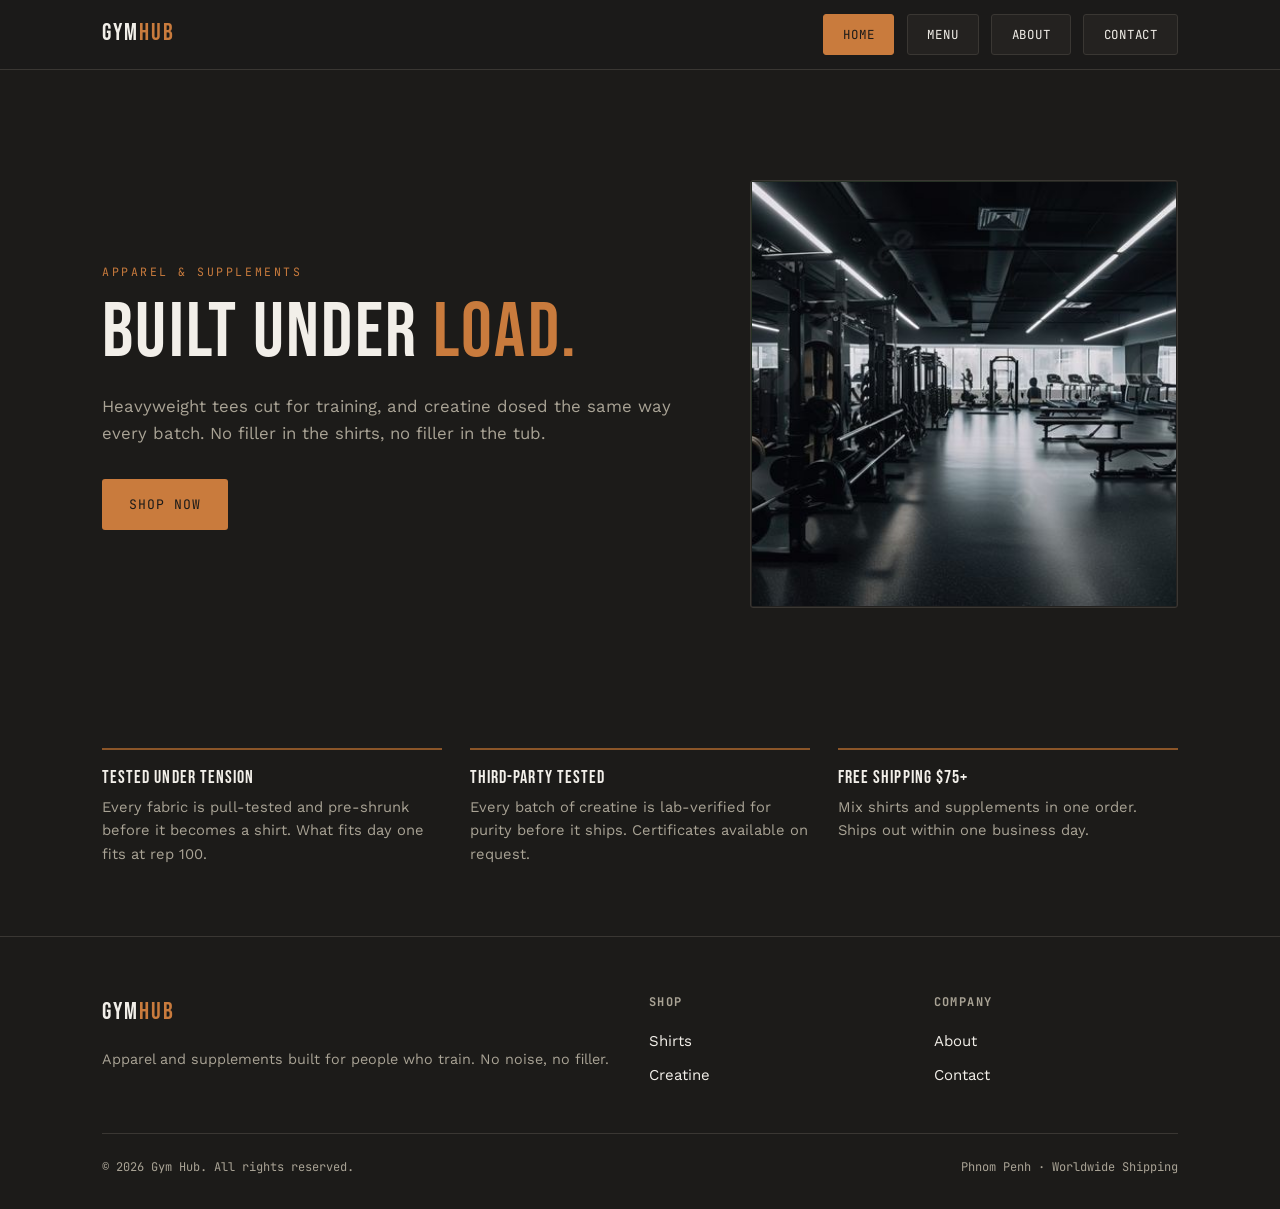
<file: Gym-Website-with-html-and-css-master/html/index.html>
<!DOCTYPE html>
<html lang="en">
<head>
<meta charset="UTF-8">
<meta name="viewport" content="width=device-width, initial-scale=1.0">
<title>Forgewear — Apparel &amp; Fuel for Training</title>
<link rel="preconnect" href="https://fonts.googleapis.com">
<link href="https://fonts.googleapis.com/css2?family=Bebas+Neue&family=Work+Sans:wght@400;500;600&family=JetBrains+Mono:wght@400;500&display=swap" rel="stylesheet">
<link rel="stylesheet" href="../css/style.css">
<link rel="stylesheet" href="../css/header.css">
<link rel="stylesheet" href="../css/home.css">
<link rel="stylesheet" href="../css/about.css">
<link rel="stylesheet" href="../css/footer.css">
<link rel="stylesheet" href="../css/menu.css">
</head>
<body>

<header class="site-header">
  <div class="wrap">
    <a href="index.html" class="logo">GYM<span>HUB</span></a>
    <ul class="nav-links">
      <li><a href="index.html" class="active">Home</a></li>
      <li><a href="menu.html">Menu</a></li>
      <li><a href="about.html">About</a></li>
      <li><a href="contact.html">Contact</a></li>
    </ul>
  </div>
</header>

<main>

  <section class="hero">
    <div class="wrap">
      <div>
        <span class="eyebrow">Apparel &amp; Supplements</span>
        <h1>Built under <em>load.</em></h1>
        <p class="lead">Heavyweight tees cut for training, and creatine dosed the same way every batch. No filler in the shirts, no filler in the tub.</p>
        <div class="hero-actions">
          <a href="menu.html" class=" btn btn-original">Shop Now</a>
        </div>
      </div>
      <div class="hero-visual">
        <img src="../PICTURE/Homepage.jpg" alt="Forgewear gym barbell mark">
      </div>
    </div>
  </section>

 

  <section class="wrap">
    <div class="value-grid">
      <div class="value-card">
        <h3>Tested Under Tension</h3>
        <p>Every fabric is pull-tested and pre-shrunk before it becomes a shirt. What fits day one fits at rep 100.</p>
      </div>
      <div class="value-card">
        <h3>Third-Party Tested</h3>
        <p>Every batch of creatine is lab-verified for purity before it ships. Certificates available on request.</p>
      </div>
      <div class="value-card">
        <h3>Free Shipping $75+</h3>
        <p>Mix shirts and supplements in one order. Ships out within one business day.</p>
      </div>
    </div>
  </section>

</main>

<footer class="site-footer">
  <div class="wrap">
    <div class="footer-grid">
      <div>
        <a href="index.html" class="logo">GYM<span>HUB</span></a>
        <p style="margin-top:1rem; font-size:.9rem;">Apparel and supplements built for people who train. No noise, no filler.</p>
      </div>
      <div>
        <h4>Shop</h4>
        <ul>
          <li><a href="shirts.html">Shirts</a></li>
          <li><a href="creatine.html">Creatine</a></li>
        </ul>
      </div>
      <div>
        <h4>Company</h4>
        <ul>
          <li><a href="about.html">About</a></li>
          <li><a href="contact.html">Contact</a></li>
        </ul>
      </div>
    </div>
    <div class="footer-bottom">
      <span>© 2026 Gym Hub. All rights reserved.</span>
      <span>Phnom Penh · Worldwide Shipping</span>
    </div>
  </div>
</footer>

</body>
</html>
</file>
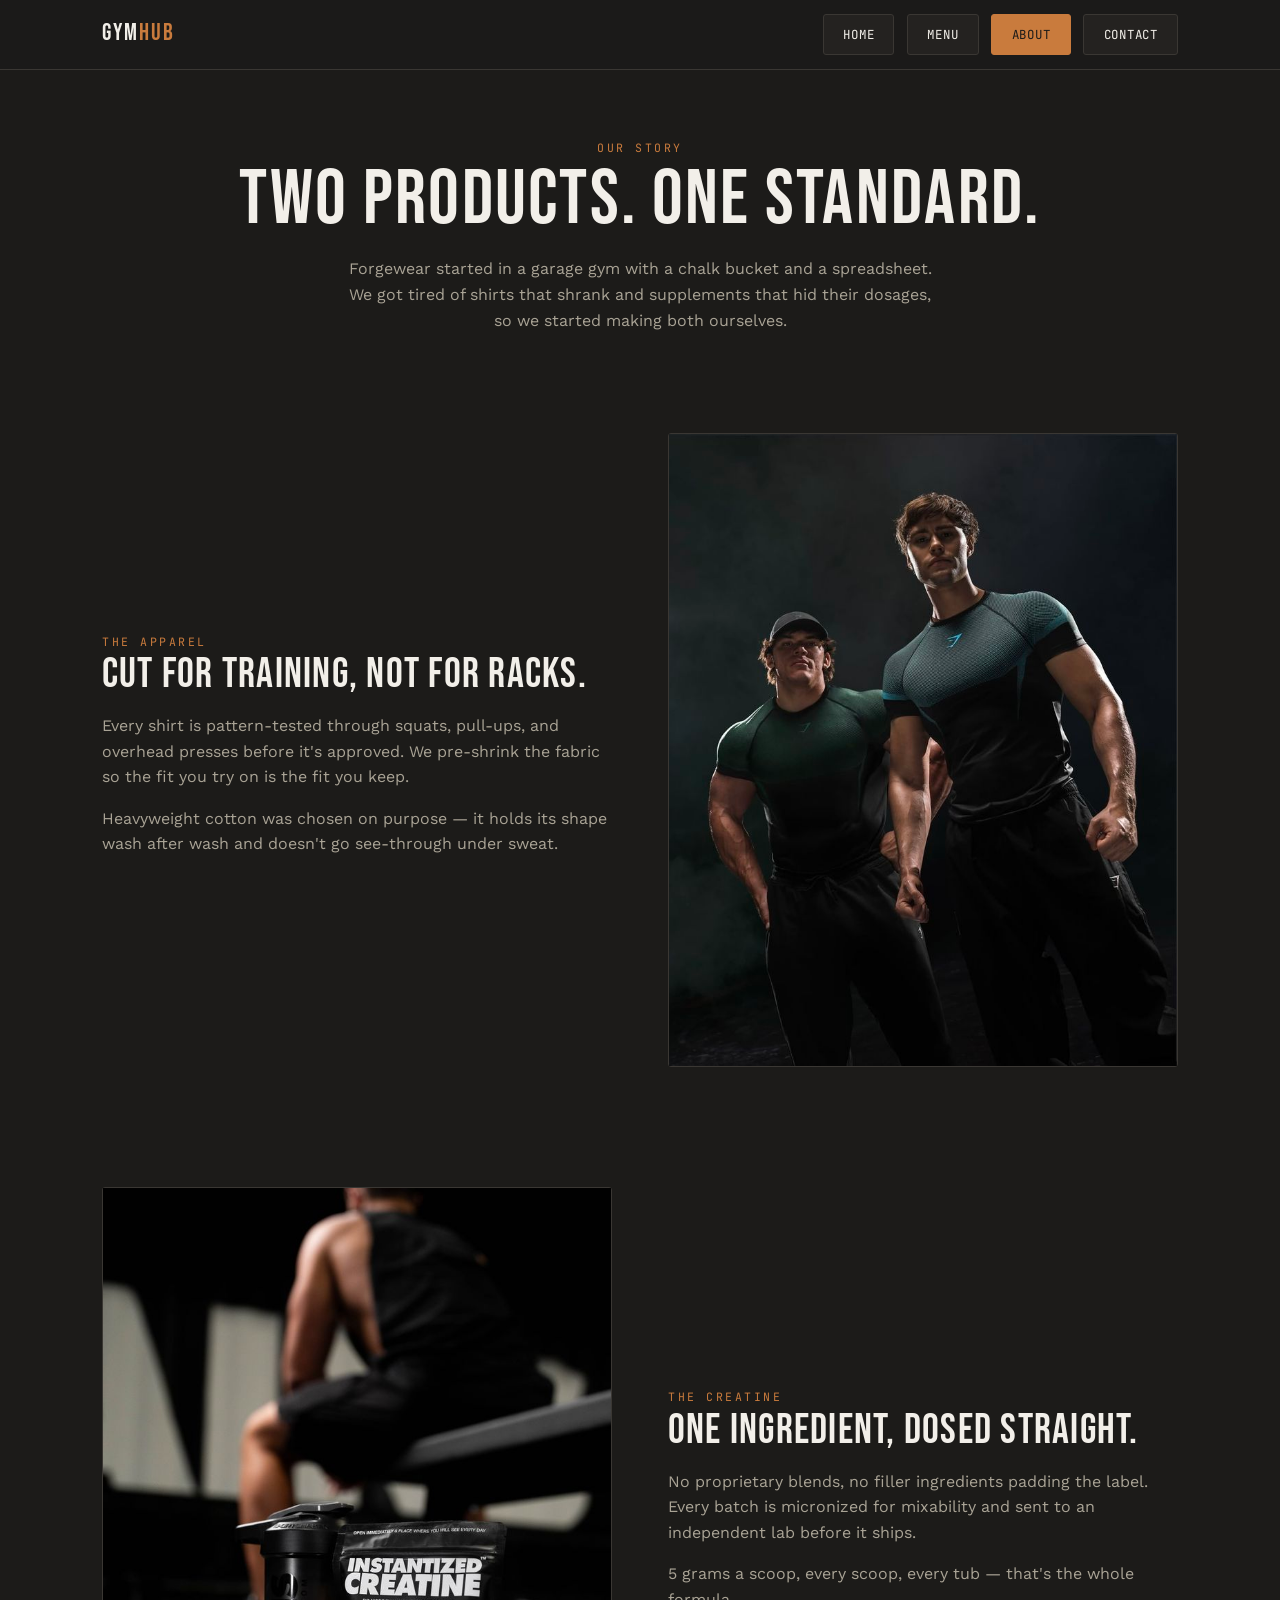
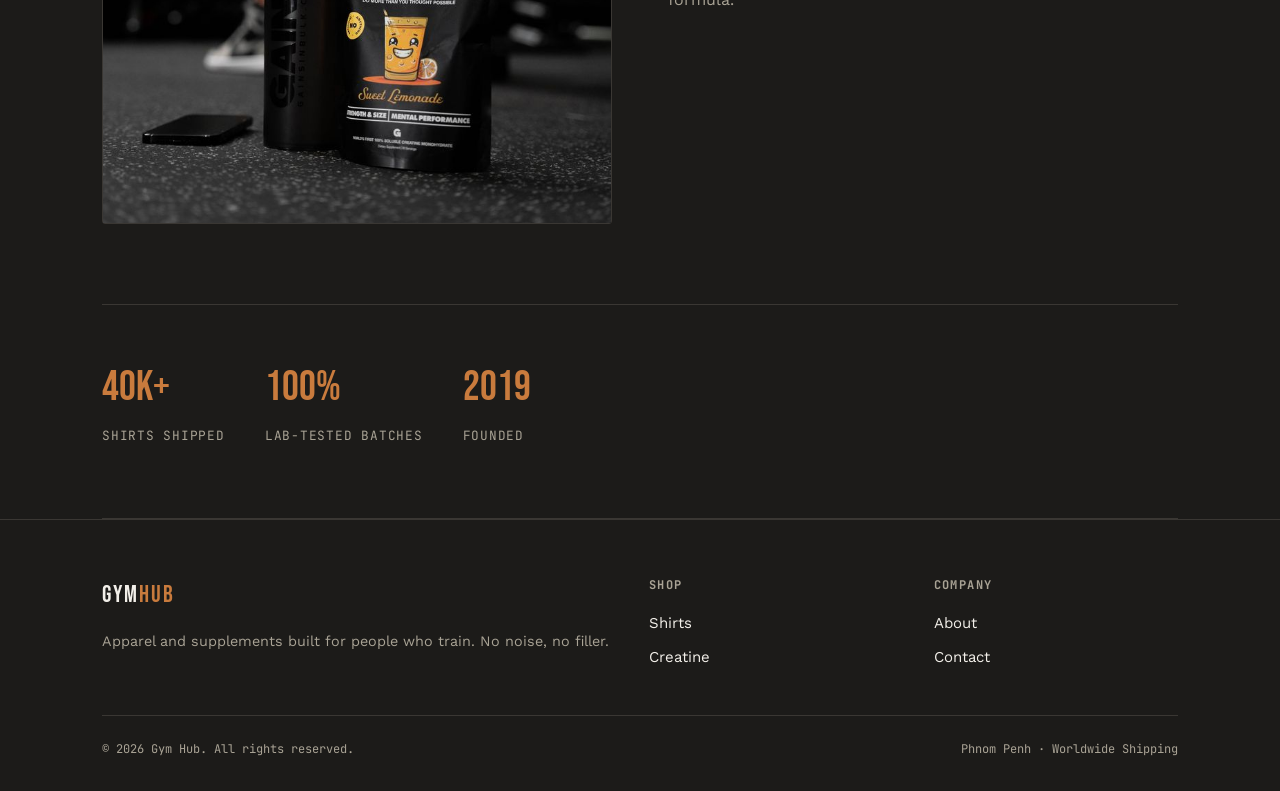
<file: Gym-Website-with-html-and-css-master/html/about.html>
<!DOCTYPE html>
<html lang="en">
<head>
<meta charset="UTF-8">
<meta name="viewport" content="width=device-width, initial-scale=1.0">
<title>About — Forgewear</title>
<link rel="preconnect" href="https://fonts.googleapis.com">
<link href="https://fonts.googleapis.com/css2?family=Bebas+Neue&family=Work+Sans:wght@400;500;600&family=JetBrains+Mono:wght@400;500&display=swap" rel="stylesheet">
<link rel="stylesheet" href="../css/style.css">
<link rel="stylesheet" href="../css/header.css">
<link rel="stylesheet" href="../css/home.css">
<link rel="stylesheet" href="../css/about.css">
<link rel="stylesheet" href="../css/footer.css">
<link rel="stylesheet" href="../css/menu.css">
</head>
<body>

<header class="site-header">
  <div class="wrap">
    <a href="index.html" class="logo">GYM<span>HUB</span></a>
    <ul class="nav-links">
      <li><a href="index.html">Home</a></li>
      <li><a href="menu.html">Menu</a></li>
      <li><a href="about.html" class="active">About</a></li>
      <li><a href="contact.html">Contact</a></li>
    </ul>
  </div>
</header>

<main>

  <section class="page-header wrap">
    <span class="eyebrow">Our Story</span>
    <h1>Two products. One standard.</h1>
    <p>Forgewear started in a garage gym with a chalk bucket and a spreadsheet. We got tired of shirts that shrank and supplements that hid their dosages, so we started making both ourselves.</p>
  </section>

  

  <section class="wrap">
    <div class="about-block">
      <div class="about-copy">
        <span class="eyebrow">The Apparel</span>
        <h2>Cut for training, not for racks.</h2>
        <p>Every shirt is pattern-tested through squats, pull-ups, and overhead presses before it's approved. We pre-shrink the fabric so the fit you try on is the fit you keep.</p>
        <p>Heavyweight cotton was chosen on purpose — it holds its shape wash after wash and doesn't go see-through under sweat.</p>
      </div>
      <div class="about-figure">
        <img src="../PICTURE/sam sulek & david laid.jpg" >
      </div>
    </div>

    <div class="about-block reverse">
      <div class="about-copy">
        <span class="eyebrow">The Creatine</span>
        <h2>One ingredient, dosed straight.</h2>
        <p>No proprietary blends, no filler ingredients padding the label. Every batch is micronized for mixability and sent to an independent lab before it ships.</p>
        <p>5 grams a scoop, every scoop, every tub — that's the whole formula.</p>
      </div>
      <div class="about-figure">
       <img src="../PICTURE/photo of creatine.jpg">
      </div>
    </div>

    <div class="stat-row">
      <div class="stat">
        <span class="num">40k+</span>
        <span class="label">Shirts shipped</span>
      </div>
      <div class="stat">
        <span class="num">100%</span>
        <span class="label">Lab-tested batches</span>
      </div>
      <div class="stat">
        <span class="num">2019</span>
        <span class="label">Founded</span>
      </div>
    </div>
  </section>

</main>

<footer class="site-footer">
  <div class="wrap">
    <div class="footer-grid">
      <div>
        <a href="index.html" class="logo">GYM<span>HUB</span></a>
        <p style="margin-top:1rem; font-size:.9rem;">Apparel and supplements built for people who train. No noise, no filler.</p>
      </div>
      <div>
        <h4>Shop</h4>
        <ul>
          <li><a href="shirts.html">Shirts</a></li>
          <li><a href="creatine.html">Creatine</a></li>
        </ul>
      </div>
      <div>
        <h4>Company</h4>
        <ul>
          <li><a href="about.html">About</a></li>
          <li><a href="contact.html">Contact</a></li>
        </ul>
      </div>
    </div>
    <div class="footer-bottom">
      <span>© 2026 Gym Hub. All rights reserved.</span>
      <span>Phnom Penh · Worldwide Shipping</span>
    </div>
  </div>
</footer>

</body>
</html>
</file>
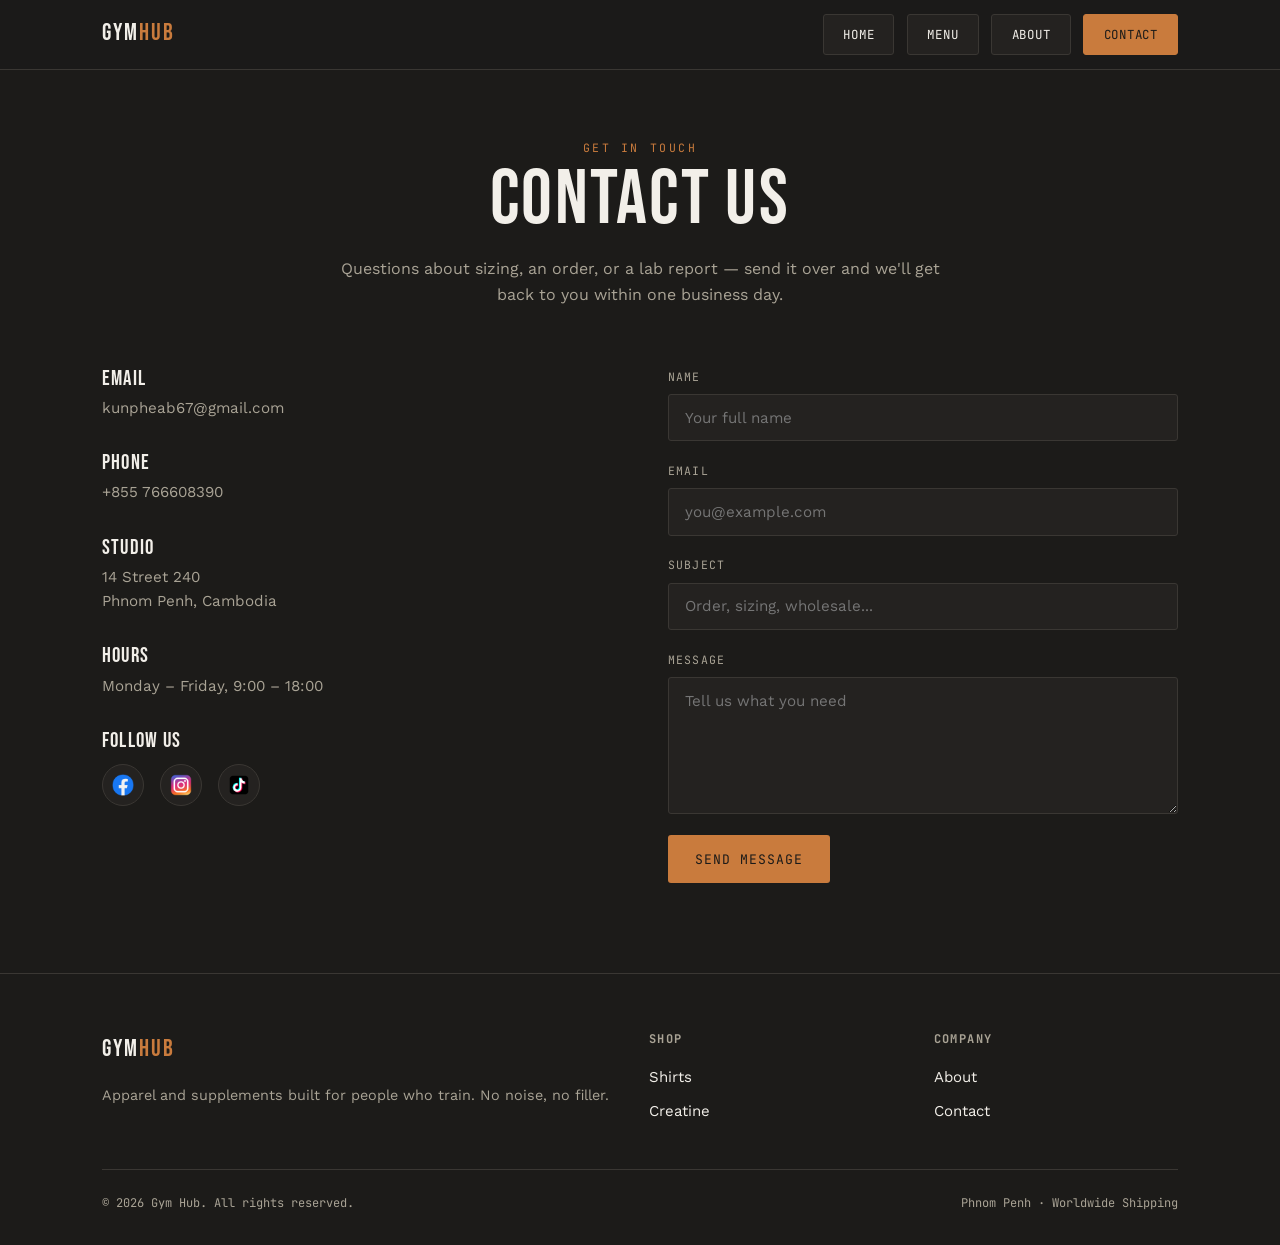
<file: Gym-Website-with-html-and-css-master/html/contact.html>
<!DOCTYPE html>
<html lang="en">
<head>
<meta charset="UTF-8">
<meta name="viewport" content="width=device-width, initial-scale=1.0">
<title>Contact — Gym Hub</title>
<link rel="preconnect" href="https://fonts.googleapis.com">
<link href="https://fonts.googleapis.com/css2?family=Bebas+Neue&family=Work+Sans:wght@400;500;600&family=JetBrains+Mono:wght@400;500&display=swap" rel="stylesheet">
<link rel="stylesheet" href="../css/style.css">
<link rel="stylesheet" href="../css/header.css">
<link rel="stylesheet" href="../css/home.css">
<link rel="stylesheet" href="../css/about.css">
<link rel="stylesheet" href="../css/footer.css">
<link rel="stylesheet" href="../css/menu.css">
</head>
<body>

<header class="site-header">
  <div class="wrap">
    <a href="index.html" class="logo">GYM<span>HUB</span></a>
    <ul class="nav-links">
      <li><a href="index.html">Home</a></li>
      <li><a href="menu.html">Menu</a></li>
      <li><a href="about.html">About</a></li>
      <li><a href="contact.html" class="active">Contact</a></li>
    </ul>
  </div>
</header>

<main>

  <section class="page-header wrap">
    <span class="eyebrow">Get in touch</span>
    <h1>Contact us</h1>
    <p>Questions about sizing, an order, or a lab report — send it over and we'll get back to you within one business day.</p>
  </section>

  <section class="wrap">
    <div class="contact-layout">

      <div class="contact-info">
        <div class="info-block">
          <h3>Email</h3>
          <p>kunpheab67@gmail.com</p>
        </div>
        <div class="info-block">
          <h3>Phone</h3>
          <p>+855 766608390</p>
        </div>
        <div class="info-block">
          <h3>Studio</h3>
          <p>14 Street 240<br>Phnom Penh, Cambodia</p>
        </div>
        <div class="info-block">
          <h3>Hours</h3>
          <p>Monday – Friday, 9:00 – 18:00 </p>
        </div>
        <div class="info-block">
  <h3>Follow Us</h3>
  <div class="social-links">
    <a href="https://www.facebook.com/share/1ERzwmuRxc/?mibextid=wwXIfr" target="_blank">
      <img src="../PICTURE/communication.png" alt="Facebook">
    </a>
    <a href="https://www.instagram.com/vannzing_spider?igsh=MTAwOXZsNGZuZDJpcw==" target="_blank">
      <img src="../PICTURE/instagram.png" alt="Instagram">
    </a>
    <a href="https://www.tiktok.com/@flashday09?is_from_webapp=1&sender_device=pc" target="_blank">
      <img src="../PICTURE/social-media.png" alt="TikTok">
    </a>
  </div>
</div>
      </div>

      <form>
        <div class="field">
          <label for="name">Name</label>
          <input type="text" id="name" name="name" placeholder="Your full name">
        </div>
        <div class="field">
          <label for="email">Email</label>
          <input type="email" id="email" name="email" placeholder="you@example.com">
        </div>
        <div class="field">
          <label for="subject">Subject</label>
          <input type="text" id="subject" name="subject" placeholder="Order, sizing, wholesale...">
        </div>
        <div class="field">
          <label for="message">Message</label>
          <textarea id="message" name="message" rows="6" placeholder="Tell us what you need"></textarea>
        </div>
        <button type="submit" class="btn btn-original">Send Message</button>
      </form>

    </div>
  </section>

</main>

<footer class="site-footer">
  <div class="wrap">
    <div class="footer-grid">
      <div>
        <a href="index.html" class="logo">GYM<span>HUB</span></a>
        <p style="margin-top:1rem; font-size:.9rem;">Apparel and supplements built for people who train. No noise, no filler.</p>
      </div>

      <div>
        <h4>Shop</h4>
        <ul>
          <li><a href="shirts.html">Shirts</a></li>
          <li><a href="creatine.html">Creatine</a></li>
        </ul>
      </div>
      <div>
        <h4>Company</h4>
        <ul>
          <li><a href="about.html">About</a></li>
          <li><a href="contact.html">Contact</a></li>
        </ul>
      </div>
    </div>
    <div class="footer-bottom">
      <span>© 2026 Gym Hub. All rights reserved.</span>
      <span>Phnom Penh · Worldwide Shipping</span>
    </div>
  </div>
</footer>

</body>
</html>
</file>
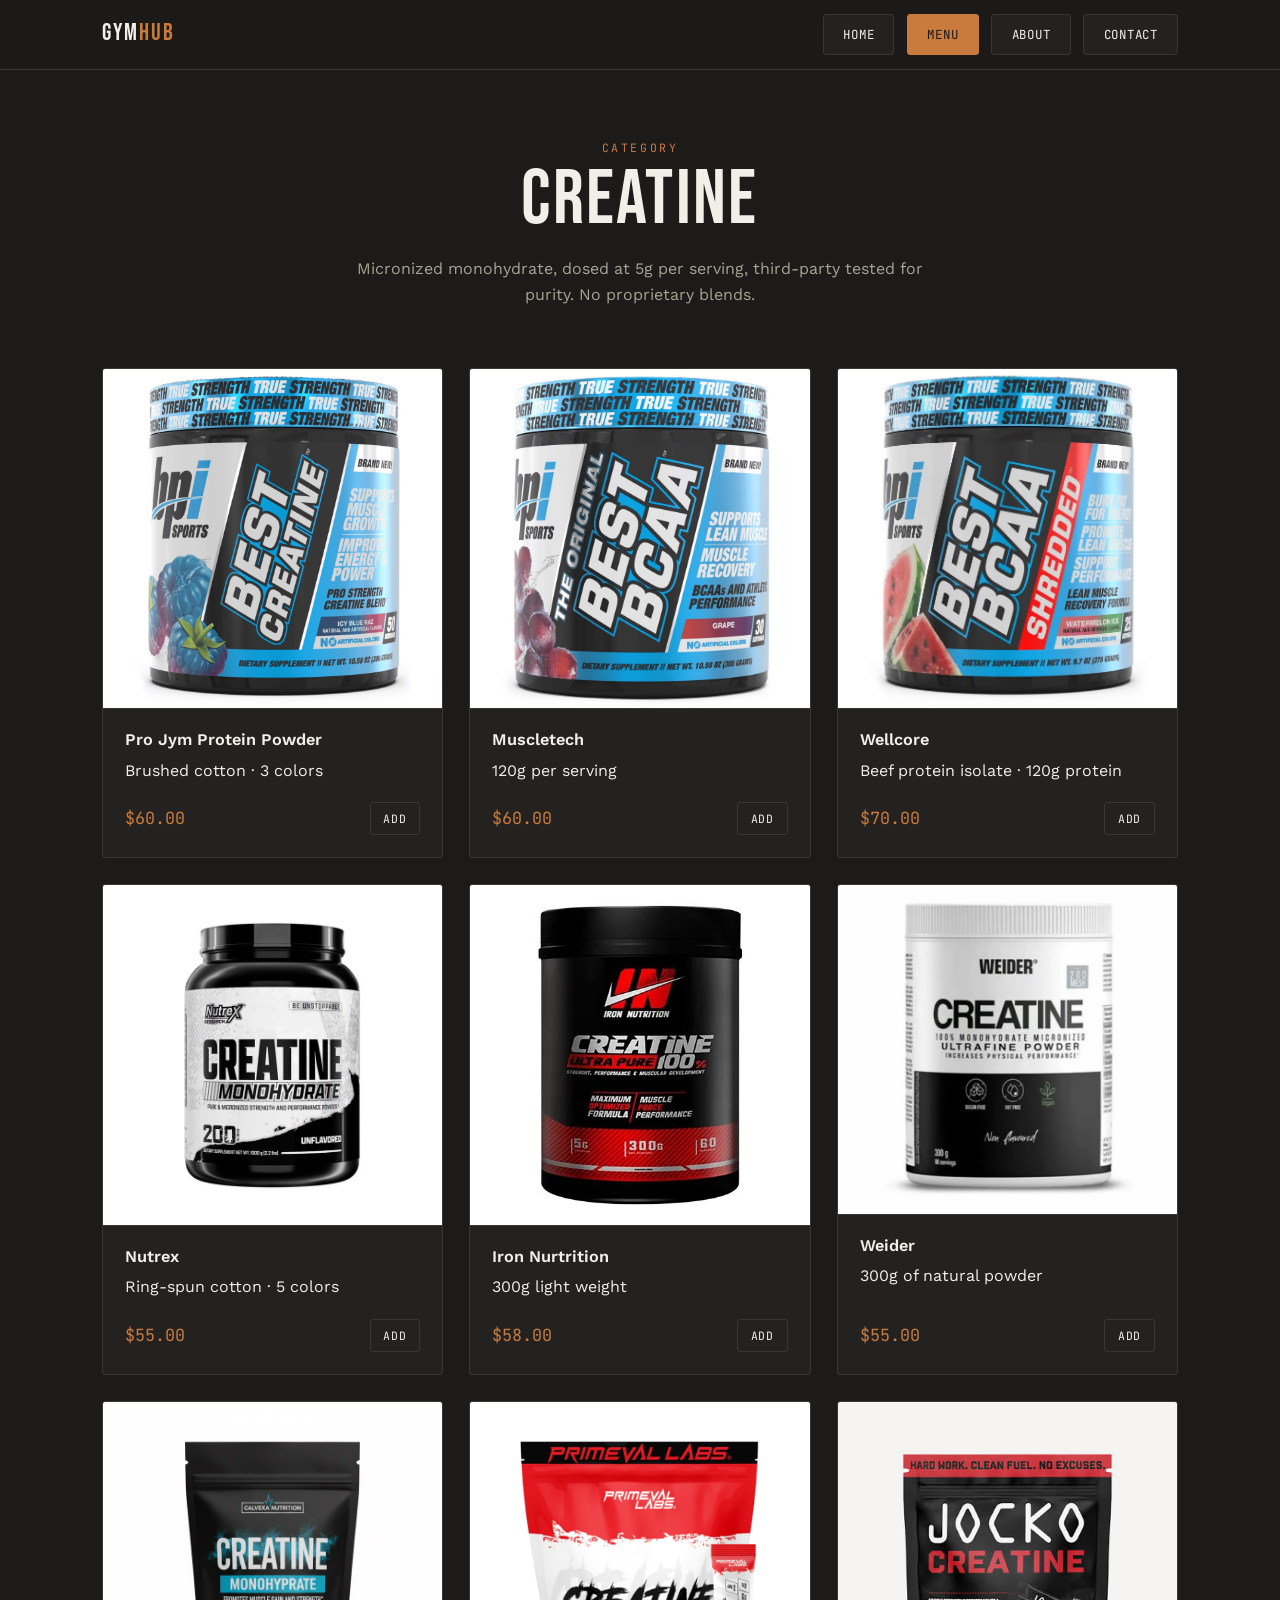
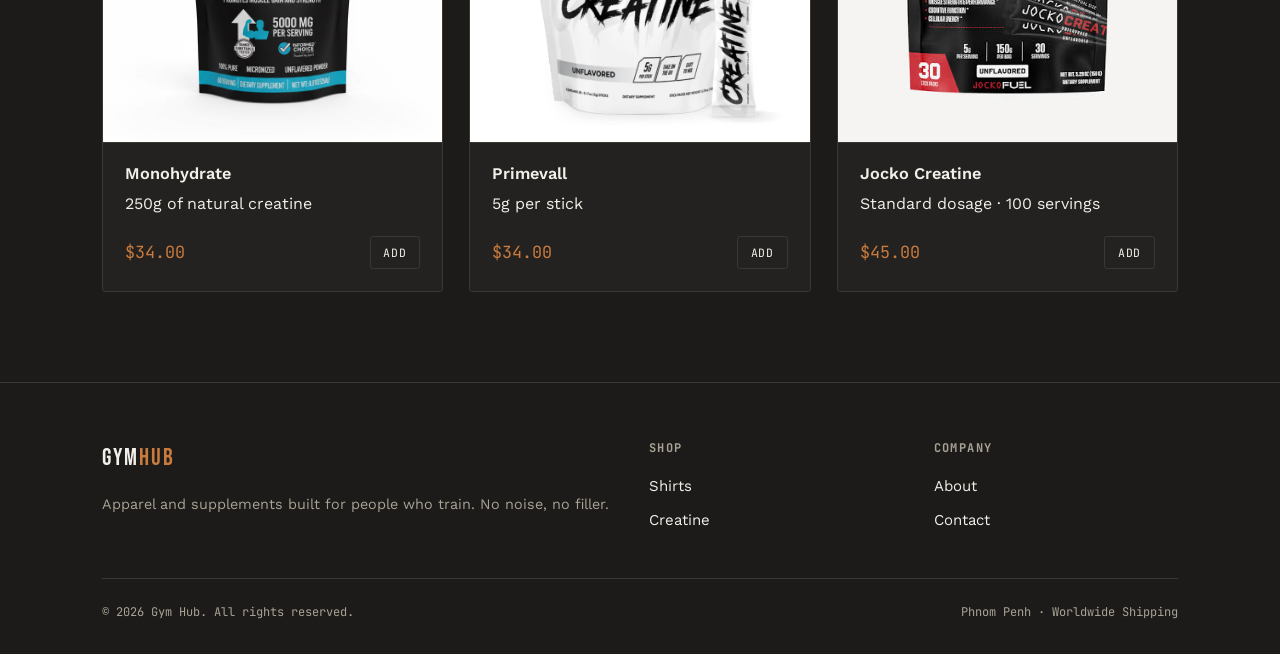
<file: Gym-Website-with-html-and-css-master/html/creatine.html>
<!DOCTYPE html>
<html lang="en">
<head>
<meta charset="UTF-8">
<meta name="viewport" content="width=device-width, initial-scale=1.0">
<title>Creatine — Forgewear</title>
<link rel="preconnect" href="https://fonts.googleapis.com">
<link href="https://fonts.googleapis.com/css2?family=Bebas+Neue&family=Work+Sans:wght@400;500;600&family=JetBrains+Mono:wght@400;500&display=swap" rel="stylesheet">
<link rel="stylesheet" href="../css/style.css">
<link rel="stylesheet" href="../css/header.css">
<link rel="stylesheet" href="../css/home.css">
<link rel="stylesheet" href="../css/about.css">
<link rel="stylesheet" href="../css/footer.css">
<link rel="stylesheet" href="../css/menu.css">
</head>
<body>

<header class="site-header">
  <div class="wrap">
    <a href="index.html" class="logo">GYM<span>HUB</span></a>
    <ul class="nav-links">
      <li><a href="index.html">Home</a></li>
      <li><a href="menu.html" class="active">Menu</a></li>
      <li><a href="about.html">About</a></li>
      <li><a href="contact.html">Contact</a></li>
    </ul>
  </div>
</header>

<main>

  <section class="page-header wrap">
    <span class="eyebrow">Category</span>
    <h1>Creatine</h1>
    <p>Micronized monohydrate, dosed at 5g per serving, third-party tested for purity. No proprietary blends.</p>
  </section>
  <section class="wrap">
    <div class="product-grid">
 <article class="product-card">
        <div class="product-media media-creatine">
          <img src="../PICTURE/best1.jpg" alt="Pro Jym Protein Powder">
        </div>
        <div class="product-body">
          <h3>Pro Jym Protein Powder</h3>
          <div class="product-meta">Brushed cotton · 3 colors</div>
          <div class="product-price">
            <span>$60.00</span>
            <button type="button">Add</button>
          </div>
        </div>
      </article>
       <article class="product-card">
        <div class="product-media media-creatine">
        <img src="../PICTURE/best2.jpg" alt="Muscletech">
        </div>
        <div class="product-body">
          <h3>Muscletech</h3>
          <div class="product-meta"> 120g per serving</div>
          <div class="product-price">
            <span>$60.00</span>
            <button type="button">Add</button>
          </div>
        </div>
      </article>
      <article class="product-card">
        <div class="product-media media-creatine">
          
         <img src="../PICTURE/best3.jpg" alt="Creatine Monohydrate 100g">
        </div>
        <div class="product-body">
          <h3>Wellcore</h3>
          <div class="product-meta">Beef protein isolate · 120g protein</div>
          <div class="product-price">
            <span>$70.00</span>
            <button type="button">Add</button>
          </div>
        </div>
      </article>
      <article class="product-card">
        <div class="product-media media-creatine">
         <img src="../PICTURE/NUTREX RESEARCH Creatine Drive 1 kg - Nutrex _ Falabella Chile.jpg" alt="Natrex">
        </div>
        <div class="product-body">
          <h3>Nutrex</h3>
          <div class="product-meta">Ring-spun cotton · 5 colors</div>
          <div class="product-price">
            <span>$55.00</span>
            <button type="button">Add</button>
          </div>
        </div>
      </article>

      <article class="product-card">
        <div class="product-media media-creatine">
          <img src="../PICTURE/Creatinas - Suplementos Deportivos Colombia.jpg" alt="Creatinas - Suplementos Deportivos Colombia">
        </div>
        <div class="product-body">
          <h3>Iron Nurtrition</h3>
          <div class="product-meta">300g light weight</div>
          <div class="product-price">
            <span>$58.00</span>
            <button type="button">Add</button>
          </div>
        </div>
      </article>
      <article class="product-card">
        <div class="product-media media-creatine">
          <img src="../PICTURE/download.jpg" alt="Wider">
        </div>
        <div class="product-body">
          <h3>Weider</h3>
          <div class="product-meta">300g of natural powder</div>
          <div class="product-price">
            <span>$55.00</span>
            <button type="button">Add</button>
          </div>
        </div>
      </article>
       <article class="product-card">
        <div class="product-media media-creatine">
          <img src="../PICTURE/pouch label design.jpg" alt="Calvex natural creatine">
        </div>
        <div class="product-body">
          <h3>Monohydrate</h3>
          <div class="product-meta">250g of natural creatine</div>
          <div class="product-price">
            <span>$34.00</span>
            <button type="button">Add</button>
          </div>
        </div>
      </article>

      <article class="product-card">
        <div class="product-media media-creatine">
          <img src="../PICTURE/Primevall.jpg" alt="Primevall">
        </div>
        <div class="product-body">
          <h3>Primevall</h3>
          <div class="product-meta">5g per stick</div>
          <div class="product-price">
            <span>$34.00</span>
            <button type="button">Add</button>
          </div>
        </div>
      </article>
      
      
       <article class="product-card">
        <div class="product-media media-creatine">
          <img src="../PICTURE/Jocko.jpg" alt="Jocko Creatine">
        </div>
        <div class="product-body">
          <h3>Jocko Creatine</h3>
          <div class="product-meta">Standard dosage · 100 servings</div>
          <div class="product-price">
            <span>$45.00</span>
            <button type="button">Add</button>
          </div>
        </div>
      </article>

    </div>
  </section>

</main>

<footer class="site-footer">
  <div class="wrap">
    <div class="footer-grid">
      <div>
        <a href="index.html" class="logo">GYM<span>HUB</span></a>
        <p style="margin-top:1rem; font-size:.9rem;">Apparel and supplements built for people who train. No noise, no filler.</p>
      </div>
      <div>
        <h4>Shop</h4>
        <ul>
          <li><a href="shirts.html">Shirts</a></li>
          <li><a href="creatine.html">Creatine</a></li>
        </ul>
      </div>
      <div>
        <h4>Company</h4>
        <ul>
          <li><a href="about.html">About</a></li>
          <li><a href="contact.html">Contact</a></li>
        </ul>
      </div>
    </div>
    <div class="footer-bottom">
      <span>© 2026 Gym Hub. All rights reserved.</span>
      <span>Phnom Penh · Worldwide Shipping</span>
    </div>
  </div>
</footer>

</body>
</html>
</file>
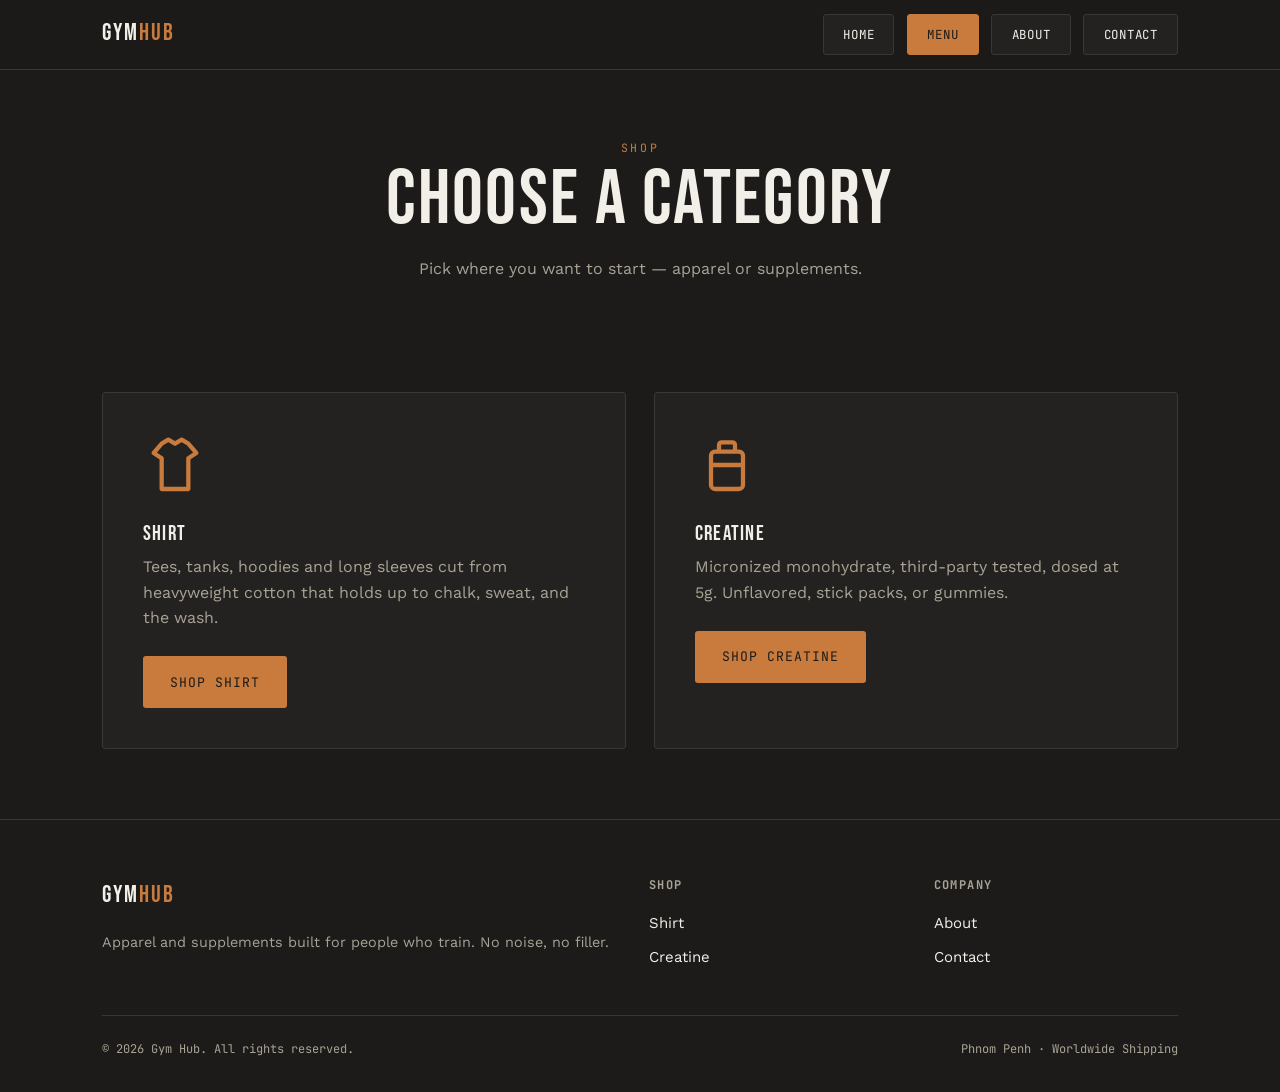
<file: Gym-Website-with-html-and-css-master/html/menu.html>
<!DOCTYPE html>
<html lang="en">
<head>
<meta charset="UTF-8">
<meta name="viewport" content="width=device-width, initial-scale=1.0">
<title>Menu — Forgewear</title>
<link rel="preconnect" href="https://fonts.googleapis.com">
<link href="https://fonts.googleapis.com/css2?family=Bebas+Neue&family=Work+Sans:wght@400;500;600&family=JetBrains+Mono:wght@400;500&display=swap" rel="stylesheet">
<link rel="stylesheet" href="../css/style.css">
<link rel="stylesheet" href="../css/header.css">
<link rel="stylesheet" href="../css/home.css">
<link rel="stylesheet" href="../css/about.css">
<link rel="stylesheet" href="../css/footer.css">
<link rel="stylesheet" href="../css/menu.css">
</head>
<body>

<header class="site-header">
  <div class="wrap">
    <a href="index.html" class="logo">GYM<span>HUB</span></a>
    <ul class="nav-links">
      <li><a href="index.html">Home</a></li>
      <li><a href="menu.html" class="active">Menu</a></li>
      <li><a href="about.html">About</a></li>
      <li><a href="contact.html">Contact</a></li>
    </ul>
  </div>
</header>

<main>

  <section class="page-header wrap">
    <span class="eyebrow">Shop</span>
    <h1>Choose a category</h1>
    <p>Pick where you want to start — apparel or supplements.</p>
  </section>

  <section class="wrap">
    <div class="category-grid">

      <a href="shirts.html" class="category-card">
        <svg class="category-icon" viewBox="0 0 24 24" fill="none" stroke="currentColor" stroke-width="1.6" stroke-linejoin="round">
          <path d="M7 4 L9.5 2.5 L12 4 L14.5 2.5 L17 4 L20 7.5 L17 9.5 L17 21 L7 21 L7 9.5 L4 7.5 Z"/>
        </svg>
        <h3>Shirt</h3>
        <p>Tees, tanks, hoodies and long sleeves cut from heavyweight cotton that holds up to chalk, sweat, and the wash.</p>
        <span class="btn btn-original">Shop Shirt</span>
      </a>

      <a href="creatine.html" class="category-card">
        <svg class="category-icon" viewBox="0 0 24 24" fill="none" stroke="currentColor" stroke-width="1.6" stroke-linejoin="round">
          <rect x="6" y="7" width="12" height="14" rx="1.5"/>
          <path d="M9 7 V4.5 A1 1 0 0 1 10 3.5 H14 A1 1 0 0 1 15 4.5 V7"/>
          <path d="M6 12 H18"/>
        </svg>
        <h3>Creatine</h3>
        <p>Micronized monohydrate, third-party tested, dosed at 5g. Unflavored, stick packs, or gummies.</p>
        <span class="btn btn-original">Shop Creatine</span>
      </a>

    </div>
  </section>

</main>

<footer class="site-footer">
  <div class="wrap">
    <div class="footer-grid">
      <div>
        <a href="index.html" class="logo">GYM<span>HUB</span></a>
        <p style="margin-top:1rem; font-size:.9rem;">Apparel and supplements built for people who train. No noise, no filler.</p>
      </div>
      <div>
        <h4>Shop</h4>
        <ul>
          <li><a href="shirts.html">Shirt</a></li>
          <li><a href="creatine.html">Creatine</a></li>
        </ul>
      </div>
      <div>
        <h4>Company</h4>
        <ul>
          <li><a href="about.html">About</a></li>
          <li><a href="contact.html">Contact</a></li>
        </ul>
      </div>
    </div>
    <div class="footer-bottom">
      <span>© 2026 Gym Hub. All rights reserved.</span>
      <span>Phnom Penh · Worldwide Shipping</span>
    </div>
  </div>
</footer>

</body>
</html>
</file>
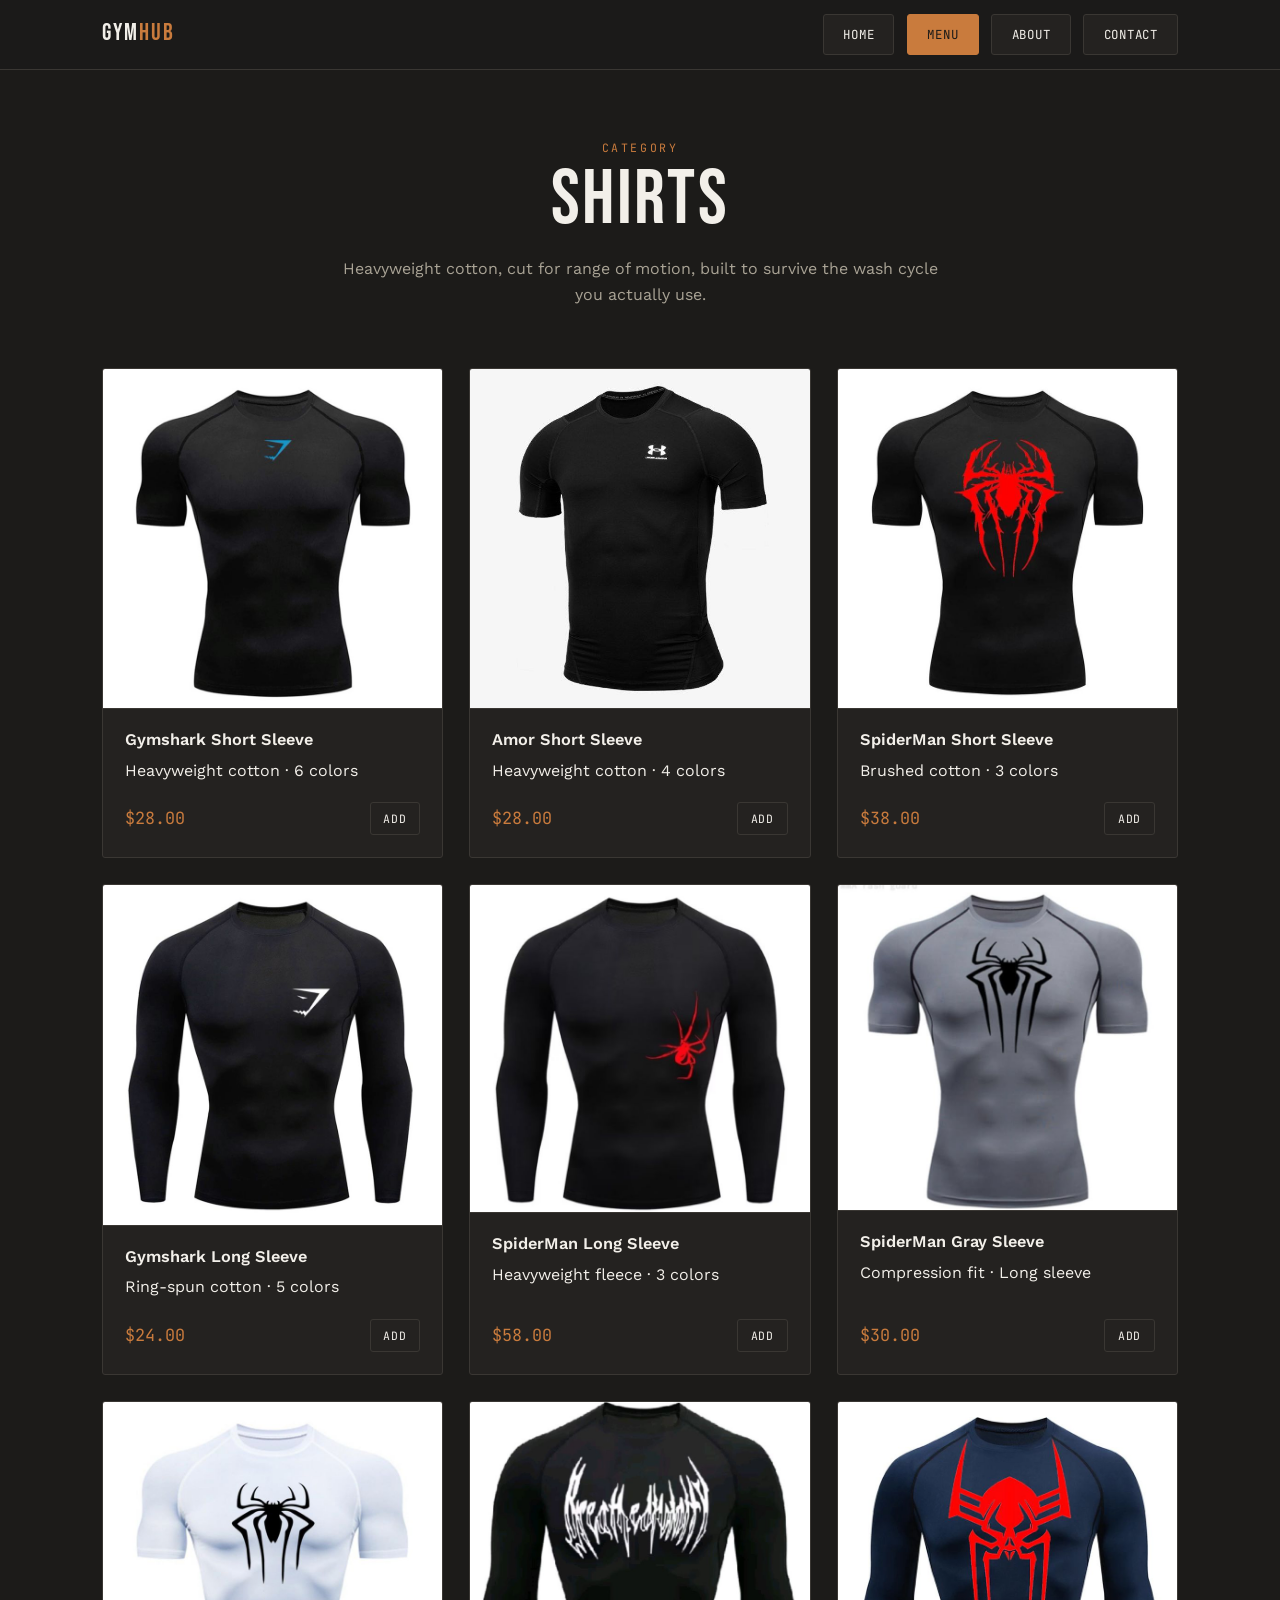
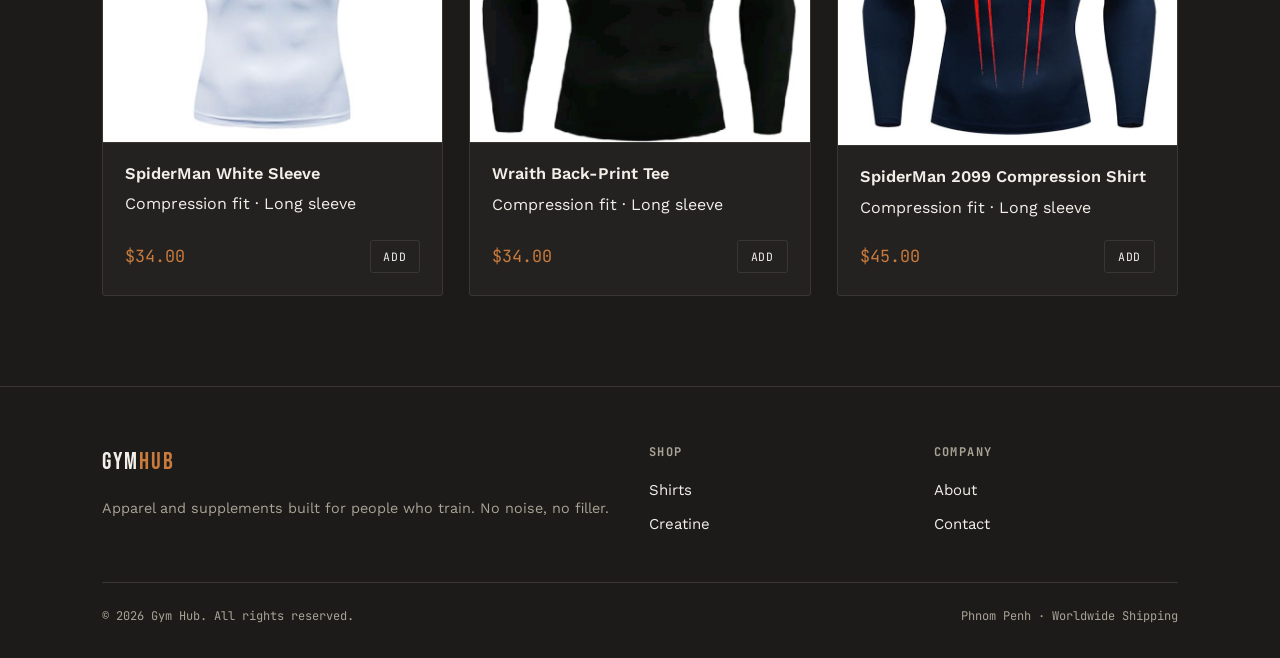
<file: Gym-Website-with-html-and-css-master/html/shirts.html>
<!DOCTYPE html>
<html lang="en">
<head>
<meta charset="UTF-8">
<meta name="viewport" content="width=device-width, initial-scale=1.0">
<title>Shirts — Forgewear</title>
<link rel="preconnect" href="https://fonts.googleapis.com">
<link href="https://fonts.googleapis.com/css2?family=Bebas+Neue&family=Work+Sans:wght@400;500;600&family=JetBrains+Mono:wght@400;500&display=swap" rel="stylesheet">
<link rel="stylesheet" href="../css/style.css">
<link rel="stylesheet" href="../css/header.css">
<link rel="stylesheet" href="../css/home.css">
<link rel="stylesheet" href="../css/about.css">
<link rel="stylesheet" href="../css/footer.css">
<link rel="stylesheet" href="../css/menu.css">
</head>
<body>
<header class="site-header">
  <div class="wrap">
    <a href="index.html" class="logo">GYM<span>HUB</span></a>
    <ul class="nav-links">
      <li><a href="index.html">Home</a></li>
      <li><a href="menu.html" class="active">Menu</a></li>
      <li><a href="about.html">About</a></li>
      <li><a href="contact.html">Contact</a></li>
    </ul>
  </div>
</header>
<main>

  <section class="page-header wrap">
    <span class="eyebrow">Category</span>
    <h1>Shirts</h1>
    <p>Heavyweight cotton, cut for range of motion, built to survive the wash cycle you actually use.</p>
  </section>
  <section class="wrap">
    <div class="product-grid">

      <article class="product-card">
        <div class="product-media media-shirt">
         <img src="../PICTURE/Gymshark short.jpg" alt="Gymshark Short Sleeve">
        </div>
        <div class="product-body">
          <h3>Gymshark Short Sleeve</h3>
          <div class="product-meta">Heavyweight cotton · 6 colors</div>
          <div class="product-price">
            <span>$28.00</span>
            <button type="button">Add</button>
          </div>
        </div>
      </article>

      <article class="product-card">
        <div class="product-media media-shirt">
        <img src="../PICTURE/Amor.jpg" alt="Amor short sleeve">
        </div>
        <div class="product-body">
          <h3>Amor Short Sleeve</h3>
          <div class="product-meta">Heavyweight cotton · 4 colors</div>
          <div class="product-price">
            <span>$28.00</span>
            <button type="button">Add</button>
          </div>
        </div>
      </article>

      <article class="product-card">
        <div class="product-media media-shirt">
          <img src="../PICTURE/SpiderMan.jpg" alt="SpiderMan short sleeve">
        </div>
        <div class="product-body">
          <h3>SpiderMan Short Sleeve</h3>
          <div class="product-meta">Brushed cotton · 3 colors</div>
          <div class="product-price">
            <span>$38.00</span>
            <button type="button">Add</button>
          </div>
        </div>
      </article>

      <article class="product-card">
        <div class="product-media media-shirt">
         <img src="../PICTURE/Gymshark long.jpg" alt="Gymshark Long Sleeve">
        </div>
        <div class="product-body">
          <h3>Gymshark Long Sleeve</h3>
          <div class="product-meta">Ring-spun cotton · 5 colors</div>
          <div class="product-price">
            <span>$24.00</span>
            <button type="button">Add</button>
          </div>
        </div>
      </article>

      <article class="product-card">
        <div class="product-media media-shirt">
          <img src="../PICTURE/Camisa compressão Manga longa Preta Proteção solar Masculina Camiseta de Secagem Rápida.jpg" alt="SpiderMan Long Sleeve">
        </div>
        <div class="product-body">
          <h3>SpiderMan Long Sleeve</h3>
          <div class="product-meta">Heavyweight fleece · 3 colors</div>
          <div class="product-price">
            <span>$58.00</span>
            <button type="button">Add</button>
          </div>
        </div>
      </article>
      <article class="product-card">
        <div class="product-media">
          <img src="../PICTURE/gray.jpg" alt="SpiderMan Gray Sleeve">
        </div>
        <div class="product-body">
          <h3>SpiderMan Gray Sleeve</h3>
          <div class="product-meta">Compression fit · Long sleeve</div>
          <div class="product-price">
            <span>$30.00</span>
            <button type="button">Add</button>
          </div>
        </div>
      </article>
       <article class="product-card">
        <div class="product-media">
          <img src="../PICTURE/white spiderman.jpg" alt="SpiderMan White Sleeve">
        </div>
        <div class="product-body">
          <h3>SpiderMan White Sleeve</h3>
          <div class="product-meta">Compression fit · Long sleeve</div>
          <div class="product-price">
            <span>$34.00</span>
            <button type="button">Add</button>
          </div>
        </div>
      </article>

      <article class="product-card">
        <div class="product-media">
          <img src="../PICTURE/Camisa de Compressão preta.jpg" alt="Wraith back-print long sleeve tee">
        </div>
        <div class="product-body">
          <h3>Wraith Back-Print Tee</h3>
          <div class="product-meta">Compression fit · Long sleeve</div>
          <div class="product-price">
            <span>$34.00</span>
            <button type="button">Add</button>
          </div>
        </div>
      </article>
      
      
       <article class="product-card">
        <div class="product-media">
          <img src="../PICTURE/Spiderman 2099 compression shirt.jpg" alt="SpiderMan 2099 Compression Shirt">
        </div>
        <div class="product-body">
          <h3>SpiderMan 2099 Compression Shirt</h3>
          <div class="product-meta">Compression fit · Long sleeve</div>
          <div class="product-price">
            <span>$45.00</span>
            <button type="button">Add</button>
          </div>
        </div>
      </article>

    </div>
  </section>

</main>

<footer class="site-footer">
  <div class="wrap">
    <div class="footer-grid">
      <div>
        <a href="index.html" class="logo">GYM<span>HUB</span></a>
        <p style="margin-top:1rem; font-size:.9rem;">Apparel and supplements built for people who train. No noise, no filler.</p>
      </div>
      <div>
        <h4>Shop</h4>
        <ul>
          <li><a href="shirts.html">Shirts</a></li>
          <li><a href="creatine.html">Creatine</a></li>
        </ul>
      </div>
      <div>
        <h4>Company</h4>
        <ul>
          <li><a href="about.html">About</a></li>
          <li><a href="contact.html">Contact</a></li>
        </ul>
      </div>
    </div>
    <div class="footer-bottom">
      <span>© 2026 Gym Hub. All rights reserved.</span>
      <span>Phnom Penh · Worldwide Shipping</span>
    </div>
  </div>
</footer>

</body>
</html>
</file>
<file: Gym-Website-with-html-and-css-master/css/style.css>
*{
  box-sizing:border-box;
  margin:0;
  padding:0;
}
html{
  scroll-behavior:smooth;
}

body{
  background:#1c1b19;
  color:#f2efe9;
  font-family:'Work Sans', -apple-system, sans-serif;
  font-size:16px;
  line-height:1.6;
  -webkit-font-smoothing:antialiased;
}
img,
svg{
  display:block;
  max-width:100%;
}

a{
  color:inherit;
  text-decoration:none;
}

ul{
  list-style:none;
}

.wrap{
  max-width:1140px;
  margin:0 auto;
  padding:0 32px;
}
h1,
h2,
h3{
  font-family:'Bebas Neue', 'Arial Narrow', sans-serif;
  letter-spacing:.03em;
  text-transform:uppercase;
  font-weight:400;
  line-height:1.05;
}

h1{
  font-size:clamp(2.6rem, 6vw, 5rem);
}

h2{
  font-size:clamp(1.8rem, 3.4vw, 2.6rem);
}

h3{
  font-size:1.3rem;
  letter-spacing:.06em;
}

p{
  color:#a9a395;
  max-width:60ch;
}
.eyebrow{
  font-family:'JetBrains Mono', 'Courier New', monospace;
  font-size:.72rem;
  letter-spacing:.22em;
  text-transform:uppercase;
  color:#c97b3d;
}
.btn{
  display:inline-flex;
  align-items:center;
  gap:.4rem;
  font-family:'JetBrains Mono', 'Courier New', monospace;
  font-size:.82rem;
  letter-spacing:.08em;
  text-transform:uppercase;
  padding:.9rem 1.6rem;
  border-radius:3px;
  border:1px solid transparent;
  cursor:pointer;
}

.btn-original{
  background:#c97b3d;
  color:#1c1b19;
}

.btn-btnoriginal:hover{
  transform:translateY(-2px);
  background:#dd8a48;
}

.btn-outline{
  background:transparent;
  border-color:#3a3733;
  color:#f2efe9;
}

.btn-outline:hover{
  border-color:#c97b3d;
  color:#c97b3d;
  transform:translateY(-2px);
}
.page-header{
  padding:64px 0 40px;
  text-align:center;
}

.page-header p{
  margin:1rem auto 0;
}
.contact-layout{
  display:flex;
  flex-wrap:wrap;
  gap:56px;
  padding:20px 0 90px;
}

.contact-layout > .contact-info,
.contact-layout > form{
  flex:1 1 420px;
}

.contact-info h3{
  margin-bottom:.4rem;
}

.contact-info .info-block{
  margin-bottom:2rem;
}

.contact-info p{
  font-size:.95rem;
}

.field{
  margin-bottom:1.3rem;
  display:flex;
  flex-direction:column;
  gap:.5rem;
}

.field label{
  font-family:'JetBrains Mono', 'Courier New', monospace;
  font-size:.72rem;
  letter-spacing:.1em;
  text-transform:uppercase;
  color:#a9a395;
}

.field input,
.field textarea{
  background:#242220;
  border:1px solid #3a3733;
  border-radius:3px;
  padding:.85rem 1rem;
  color:#f2efe9;
  font-family:'Work Sans', -apple-system, sans-serif;
  font-size:.95rem;
  resize:vertical;
}

.field input:focus,
.field textarea:focus{
  outline:none;
  border-color:#c97b3d;
}

.social-links{
  display:flex;
  gap:16px;
  margin-top:12px;
}

.social-links a{
  width:42px;
  height:42px;
  background:#242220;
  border:1px solid #3a3733;
  border-radius:50%;
  display:flex;
  align-items:center;
  justify-content:center;
  transition:.3s;
}

.social-links a:hover{
  border-color:#c97b3d;
  transform:translateY(-4px);
}

.social-links img{
  width:22px;
  height:22px;
  object-fit:contain;
}

@media screen and (max-width:1024px){

  .wrap{
    padding:0 24px;
  }

  .hero{
    padding:80px 0 50px;
  }

  .product-grid > .product-card{
    flex-basis:calc(50% - 13px);
  }
  .about-block > .about-copy,
  .about-block > .about-figure{
    flex-basis:100%;
  }

  .about-block.reverse .about-copy,
  .about-block.reverse .about-figure{
    order:initial;
  }

  .stat-row{
    flex-wrap:wrap;
    gap:24px;
  }
}
@media screen and (max-width:640px){

  .site-header .wrap{
    flex-direction:column;
    align-items:flex-start;
  }

  .nav-links{
    width:100%;
    gap:.6rem;
    flex-direction:column;
    align-items:stretch;
  }

  .nav-links a{
    flex:1 1 auto;
    text-align:center;
    padding:.6rem .5rem;
  }

  .hero{
    padding:50px 0 30px;
    text-align:center;
  }

  .hero .wrap{
    flex-direction:column;
  }

  .hero-actions{
    justify-content:center;
  }

  .category-grid > .category-card{
    flex-basis:100%;
  }

  .value-grid > .value-card{
    flex-basis:100%;
  }

  .product-grid > .product-card{
    flex-basis:100%;
  }

  .contact-layout > .contact-info,
  .contact-layout > form{
    flex-basis:100%;
  }

  .footer-grid > div{
    flex-basis:100%;
  }

  .footer-bottom{
    flex-direction:column;
  }
}
</file>
<file: Gym-Website-with-html-and-css-master/css/header.css>
.site-header{
  position:sticky;
  top:0;
  z-index:100;
  background:rgba(28,27,25,.92);
  border-bottom:1px solid #3a3733;
}
.site-header .wrap{
  display:flex;
  
  justify-content:space-between;
  padding-top:14px;
  padding-bottom:14px;
}
.logo{
  font-family:'Bebas Neue', 'Arial Narrow', sans-serif;
  font-size:1.5rem;
  letter-spacing:.08em;
}
.logo span{
  color:#c97b3d;
}
.nav-links{
  display:flex;
  gap:.8rem;
  font-family:'JetBrains Mono', 'Courier New', monospace;
  font-size:.78rem;
  letter-spacing:.06em;
  text-transform:uppercase;
}
.nav-links a{
  display:inline-block;
  padding:.6rem 1.2rem;
  border-radius:3px;
  background:#242220;
  border:1px solid #3a3733;
  transition:color .15s ease, border-color .15s ease, background .15s ease;
}
.nav-links a:hover{
  color:#c97b3d;
  border-color:#c97b3d;
}
.nav-links a.active{
  background:#c97b3d;
  border-color:#c97b3d;
  color:#1c1b19;
}
</file>
<file: Gym-Website-with-html-and-css-master/css/home.css>
.hero{
  padding:110px 0 70px;
  position:relative;
  overflow:hidden;
}

.hero .wrap{
  display:flex;
  flex-wrap:wrap;
  gap:48px;
  align-items:center;
}

.hero-content{
    flex-grow: 1;
    flex-shrink: 1;
    flex-basis: 480px;
}

.hero-visual{
    flex-grow: 1;
    flex-shrink: 1;
    flex-basis: 380px;
}
.hero h1{
  margin:.6rem 0 1.2rem;
}

.hero h1 em{
  font-style:normal;
  color:#c97b3d;
}

.hero p.lead{
  font-size:1.05rem;
  margin-bottom:2rem;
}

.hero-actions{
  display:flex;
  gap:1rem;
  flex-wrap:wrap;
}

.hero-visual{
  aspect-ratio:1/1;
  background:
    radial-gradient(circle at 30% 30%, rgba(61, 201, 77, 0.18), transparent 60%),
    #242220;
  border:1px solid #3a3733;
  border-radius:3px;
  display:flex;
  align-items:center;
  justify-content:center;
}

.hero-visual img{
  width:100%;
  height:100%;
  object-fit:cover;
  padding:1px;
}
</file>
<file: Gym-Website-with-html-and-css-master/css/about.css>
.about-block{
  display:flex;
  justify-content:center;
  gap:56px;
  align-items:center;
  padding:60px 0;
}

.about-block > .about-copy,
.about-block > .about-figure{
  flex:1 1 420px;
}

.about-block.reverse .about-copy{
  order:2;
}

.about-block.reverse .about-figure{
  order:1;
}

.about-figure{
  aspect-ratio:1/1;
  border:1px solid #3a3733;
  border-radius:3px;
  display:flex;
  align-items:center;
  justify-content:center;
}

.about-figure svg{
  width:40%;
  height:40%;
  color:#c97b3d;
}

.about-copy h2{
  margin-bottom:1rem;
}

.about-copy p{
  margin-bottom:1rem;
  max-width:52ch;
}

.stat-row{
  display:flex;
  gap:40px;
  padding:50px 0 70px;
  border-top:1px solid #3a3733;
  border-bottom:1px solid #3a3733;
  margin:20px 0 0;
}

.stat{
  font-family:'JetBrains Mono', 'Courier New', monospace;
}

.stat .num{
  font-family:'Bebas Neue', 'Arial Narrow', sans-serif;
  font-size:2.6rem;
  color:#c97b3d;
  display:block;
}

.stat .label{
  color:#a9a395;
  font-size:.8rem;
  letter-spacing:.06em;
  text-transform:uppercase;
}
</file>
<file: Gym-Website-with-html-and-css-master/css/footer.css>
.site-footer{
  border-top:1px solid #3a3733;
  padding:56px 0 32px; /* 56px top, 0 left/right, 32px bottom */
}

.footer-grid{
  display:flex;
  flex-wrap:wrap;
  gap:40px;
  padding-bottom:36px;
}

.footer-grid > div:not(:first-child){
  flex:1 1 160px;
}

.footer-grid h4{
  font-family:'JetBrains Mono', 'Courier New', monospace;
  font-size:.75rem;
  letter-spacing:.12em;
  text-transform:uppercase;
  color:#a9a395;
  margin-bottom:1rem;
}

.footer-grid ul li{
  margin-bottom:10px;
  font-size:15px;
}

.footer-grid ul li a:hover{
  color:#c97b3d;
}

.footer-bottom{
  border-top:1px solid #3a3733;
  padding-top:24px;
  display:flex;
  justify-content:space-between;
  font-family:'JetBrains Mono', 'Courier New', monospace;
  font-size:.75rem;
  color:#a9a395;
}
</file>
<file: Gym-Website-with-html-and-css-master/css/menu.css>
.category-grid{
  display:flex;
  flex-wrap:wrap;
  gap:28px;
  padding:70px 0;
}

.category-grid > .category-card{
  flex:1 1 420px;
}

.category-card{
  background:#242220;
  border:1px solid #3a3733;
  border-radius:3px;
  padding:40px;
  position:relative;
  overflow:hidden;
  transition:border-color .2s ease, transform .2s ease;
}

.category-card:hover{
  border-color:#c97b3d;
  transform:translateY(-4px);
}

.category-icon{
  width:64px;
  height:64px;
  margin-bottom:1.6rem;
  color:#c97b3d;
}

.category-card h3{
  margin-bottom:.6rem;
}

.category-card p{
  margin-bottom:1.6rem;
}
.value-grid{
  display:flex;
  flex-wrap:wrap;
  gap:28px;
  padding:70px 0;
}

.value-grid > .value-card{
  flex:1 1 280px;
}

.value-card{
  border-top:2px solid #8a5528;
  padding-top:1.2rem;
}

.value-card h3{
  font-size:1.1rem;
  margin-bottom:.5rem;
  color:#f2efe9;
}

.value-card p{
  font-size:.92rem;
}
.product-grid{
  display:flex;
  flex-wrap:wrap;
  gap:26px;
  padding:20px 0 90px;
}

.product-grid > .product-card{
  flex:1 1 300px;
}

.product-card{
  background:#242220;
  border:1px solid #3a3733;
  border-radius:3px;
  overflow:hidden;
  display:flex;
  flex-direction:column;
  transition:transform .2s ease, border-color .2s ease;
}

.product-card:hover{
  transform:translateY(-4px);
  border-color:#c97b3d;
}

.product-media{
  aspect-ratio:4/3;
  display:flex;
  align-items:center;
  justify-content:center;
  object-fit:contain;
  border-bottom:1px solid #3a3733;
}

.product-media img{
  width:42%;
  height:42%;
  color:#7c8471;
}

.product-body{
  padding:22px;
  display:flex;
  flex-direction:column;
  gap:.6rem;
  flex:1;
}

.product-body h3{
  font-family:'Work Sans', -apple-system, sans-serif;
  text-transform:none;
  letter-spacing:0;
  font-weight:600;
  font-size:1.02rem;
}

.product-media{
  font-family:'JetBrains Mono', 'Courier New', monospace;
  font-size:.78rem;
  color:#a9a395;
}

.product-price{
  font-family:'JetBrains Mono', 'Courier New', monospace;
  font-size:1.05rem;
  color:#c97b3d;
  margin-top:auto;
  padding-top:.6rem;
  display:flex;
  align-items:center;
  justify-content:space-between;
}

.product-price button{
  font-family:'JetBrains Mono', 'Courier New', monospace;
  font-size:.72rem;
  letter-spacing:.06em;
  text-transform:uppercase;
  background:transparent;
  border:1px solid #3a3733;
  color:#f2efe9;
  padding:.5rem .8rem;
  border-radius:3px;
  cursor:pointer;
  transition:border-color .15s ease, color .15s ease;
}

.product-price button:hover{
  border-color:#c97b3d;
  color:#c97b3d;
}

.product-media img{
  width:100%;
  height:100%;
  object-fit:cover;
}
</file>
